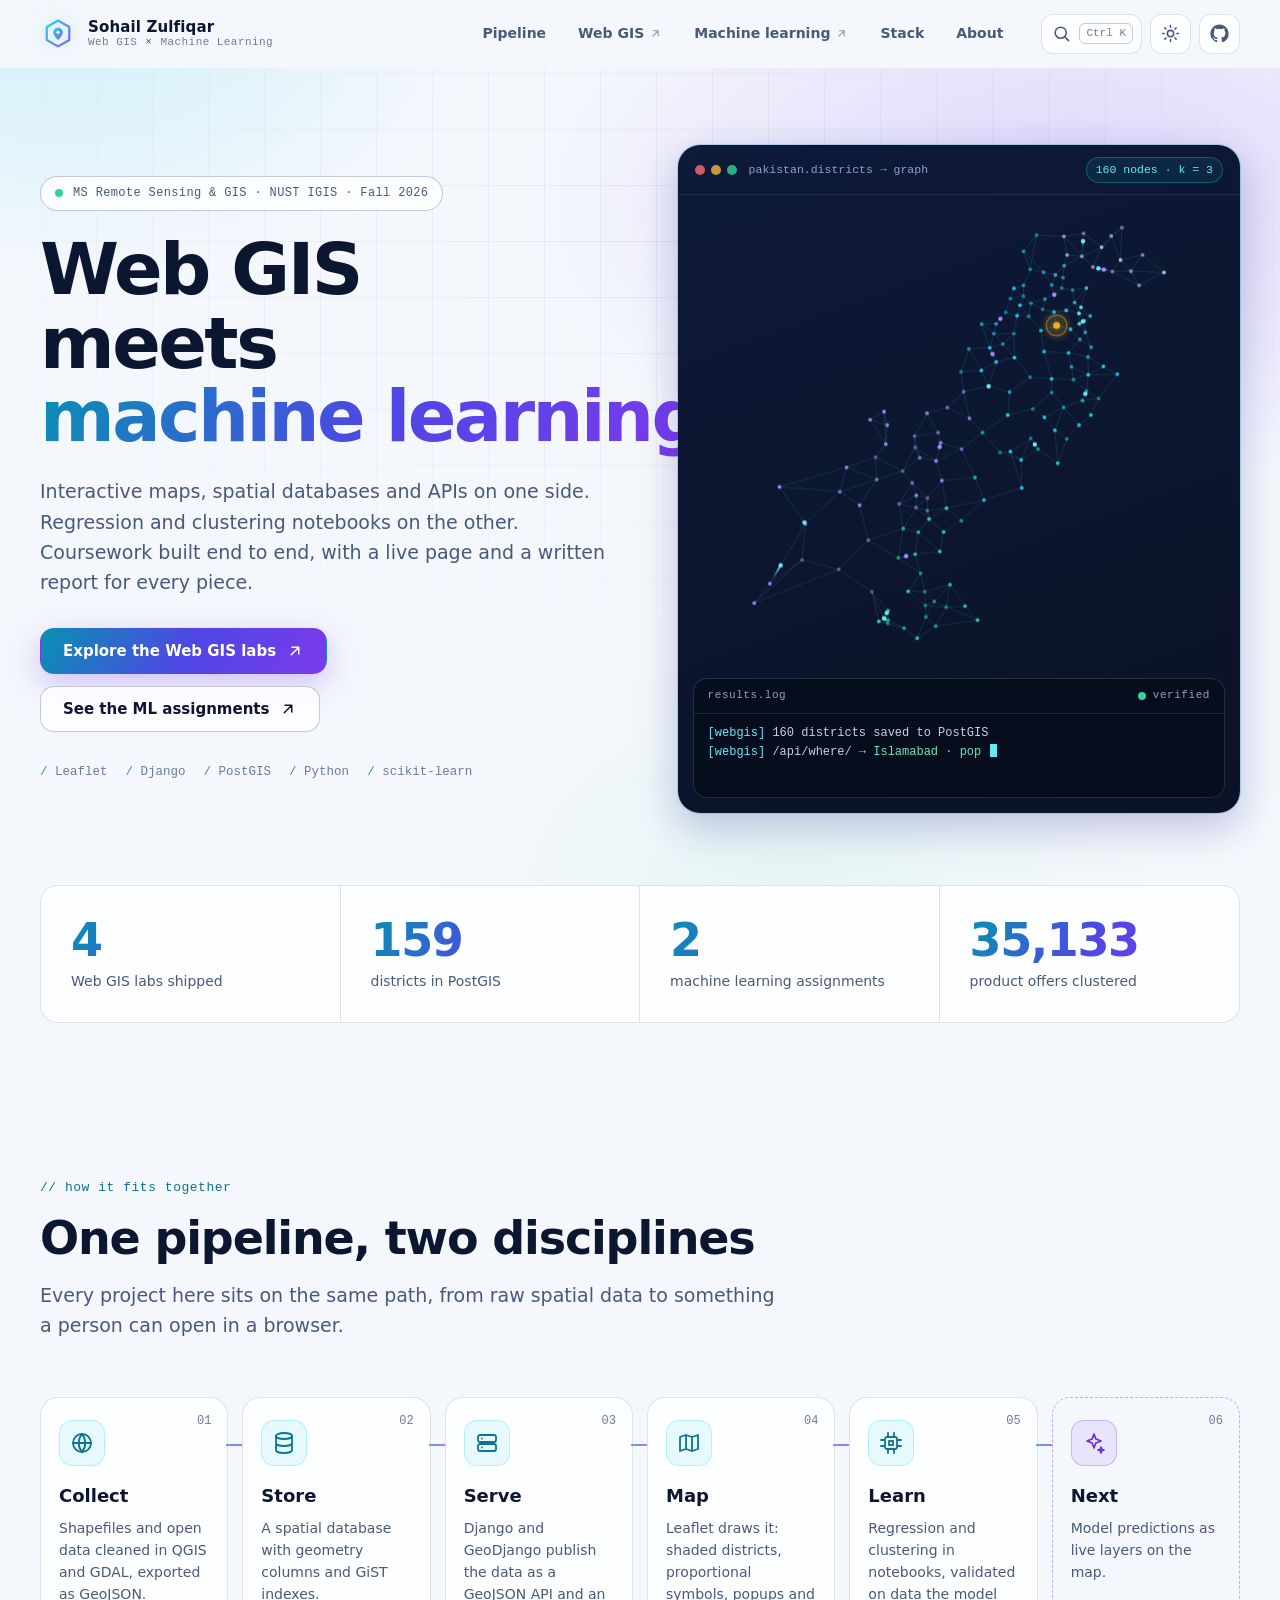
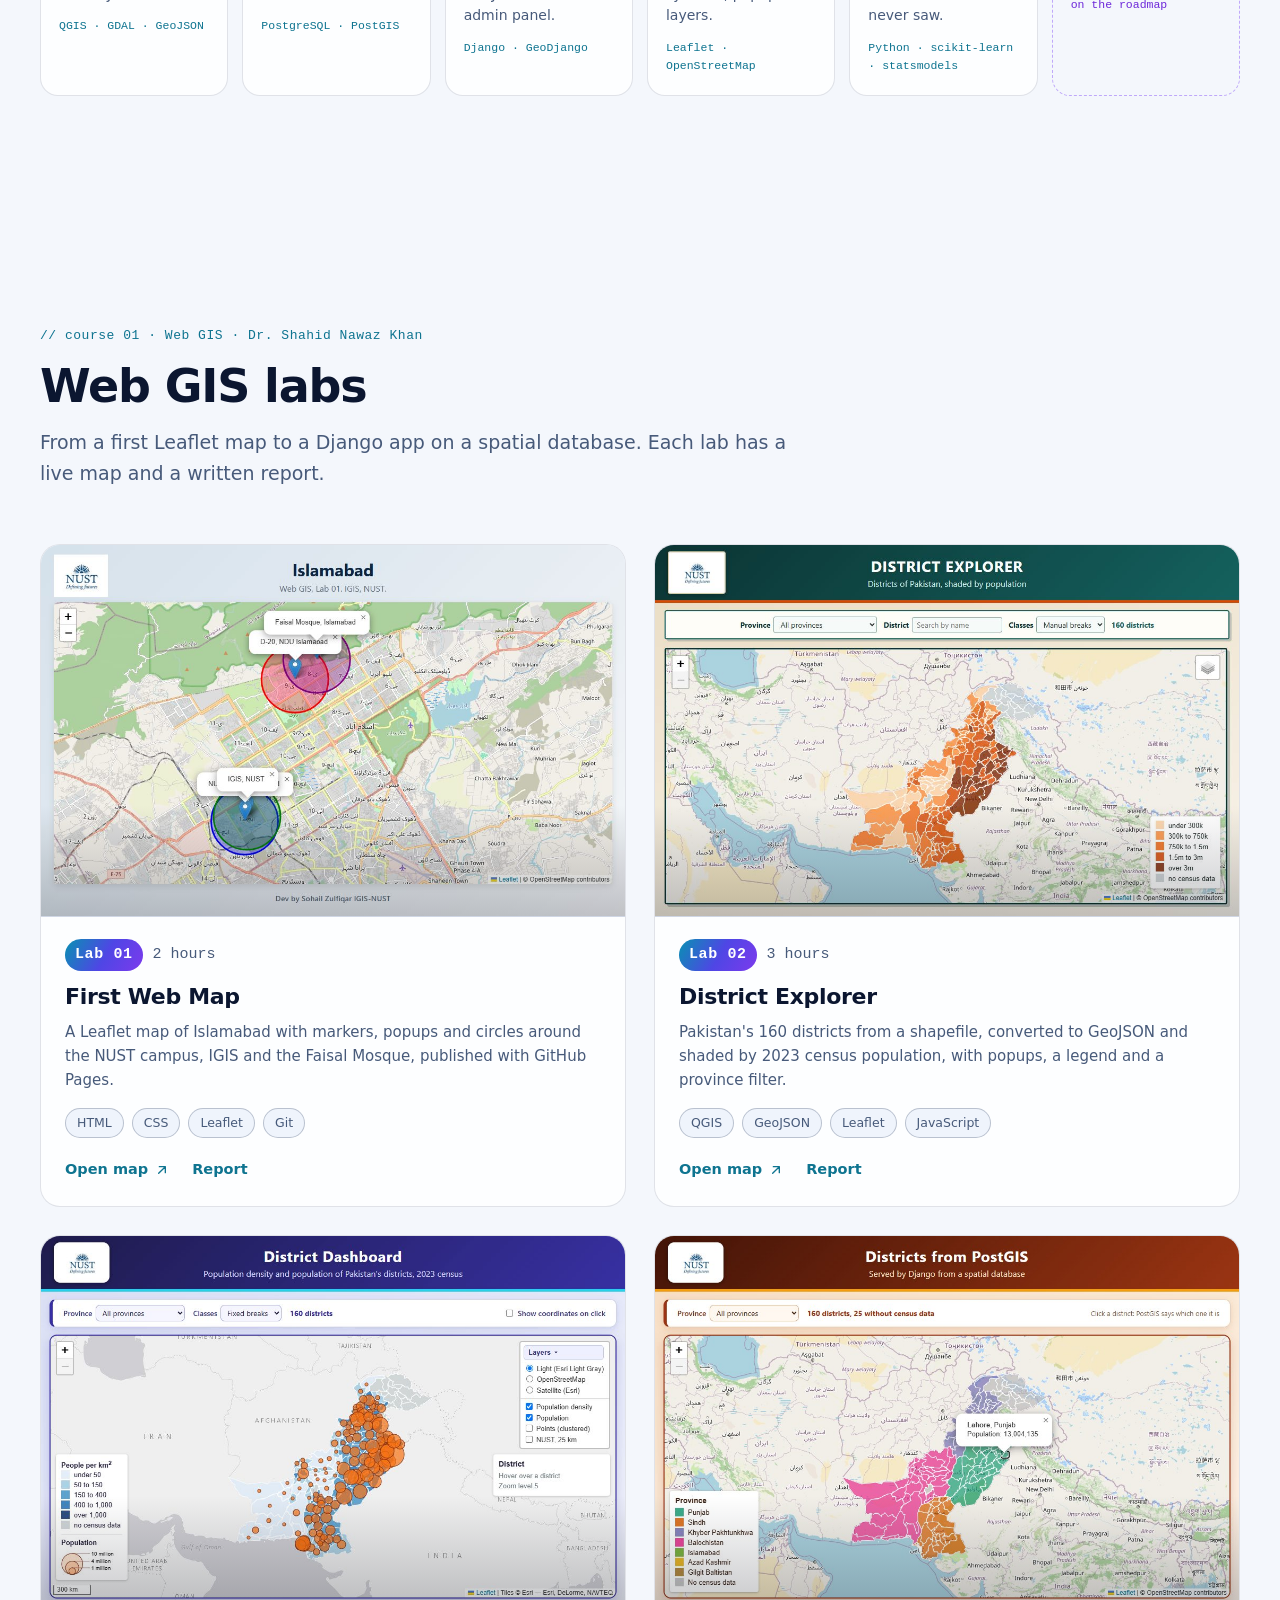
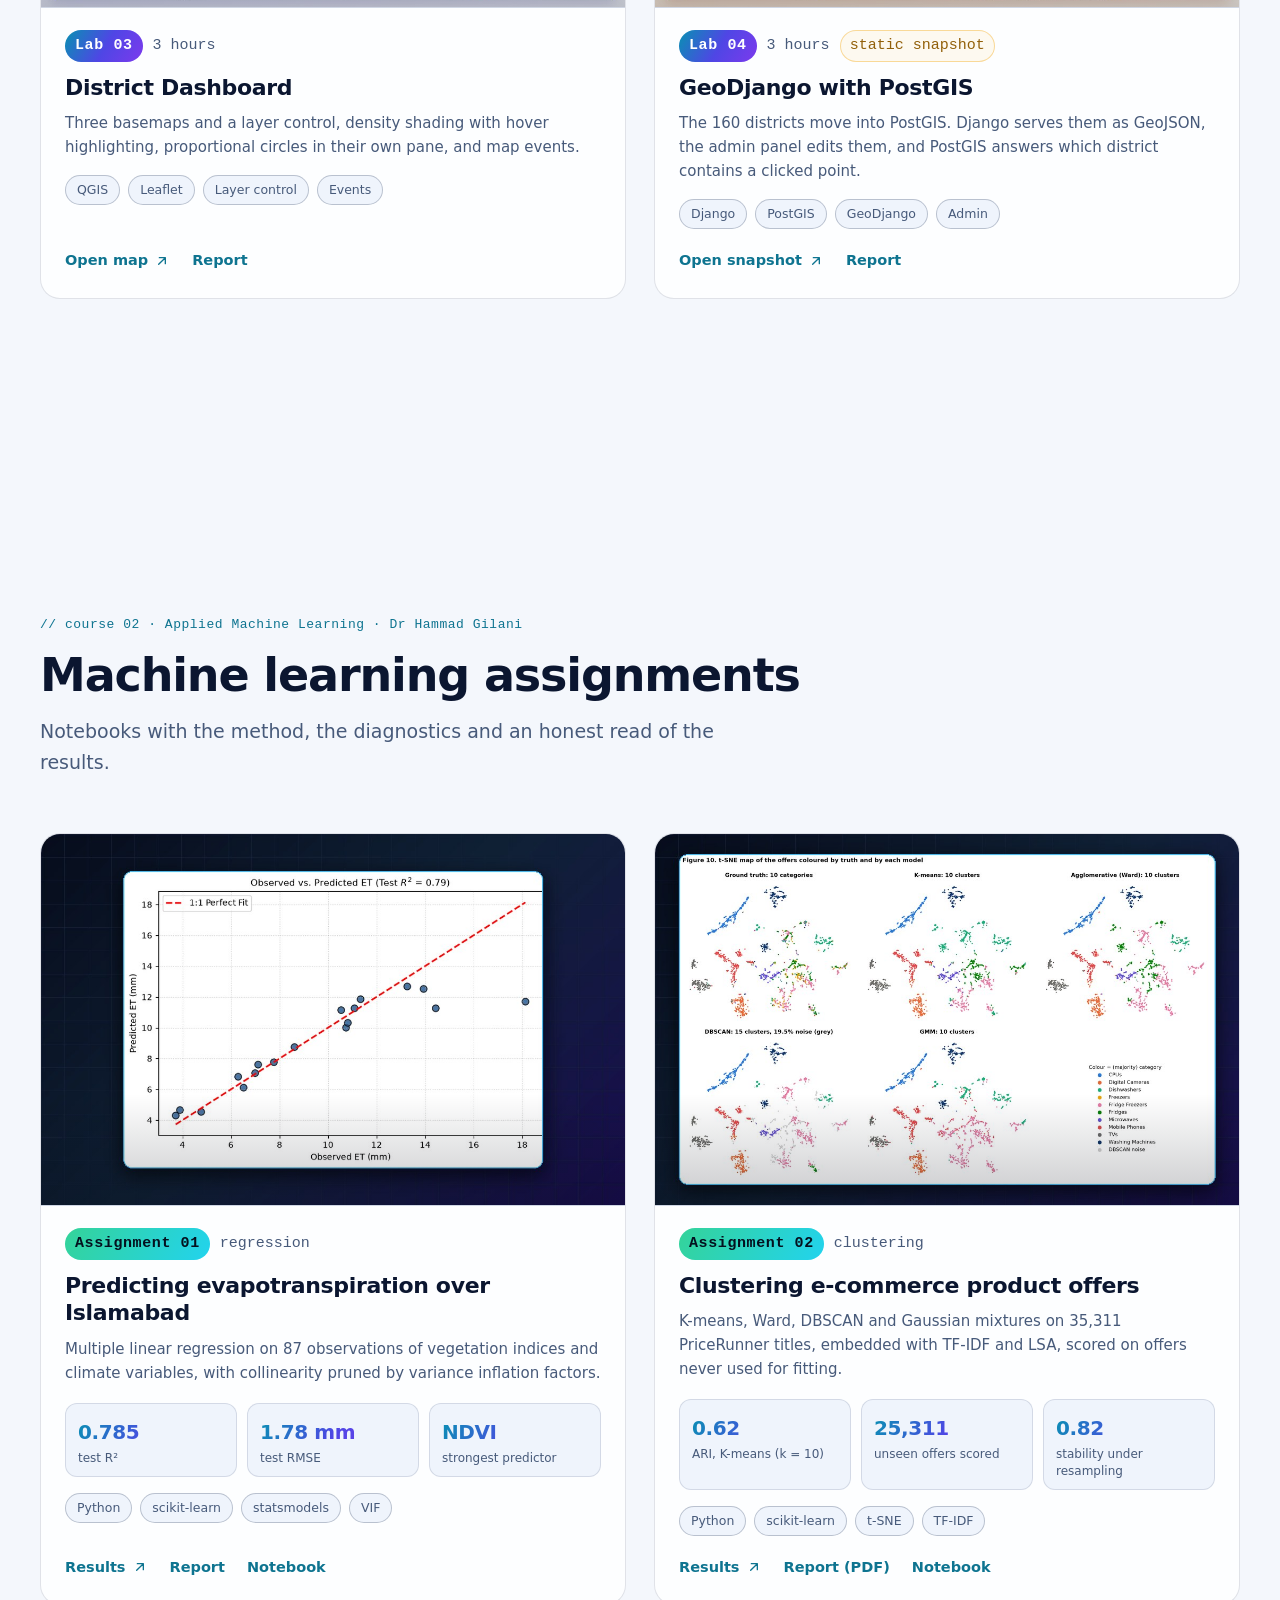
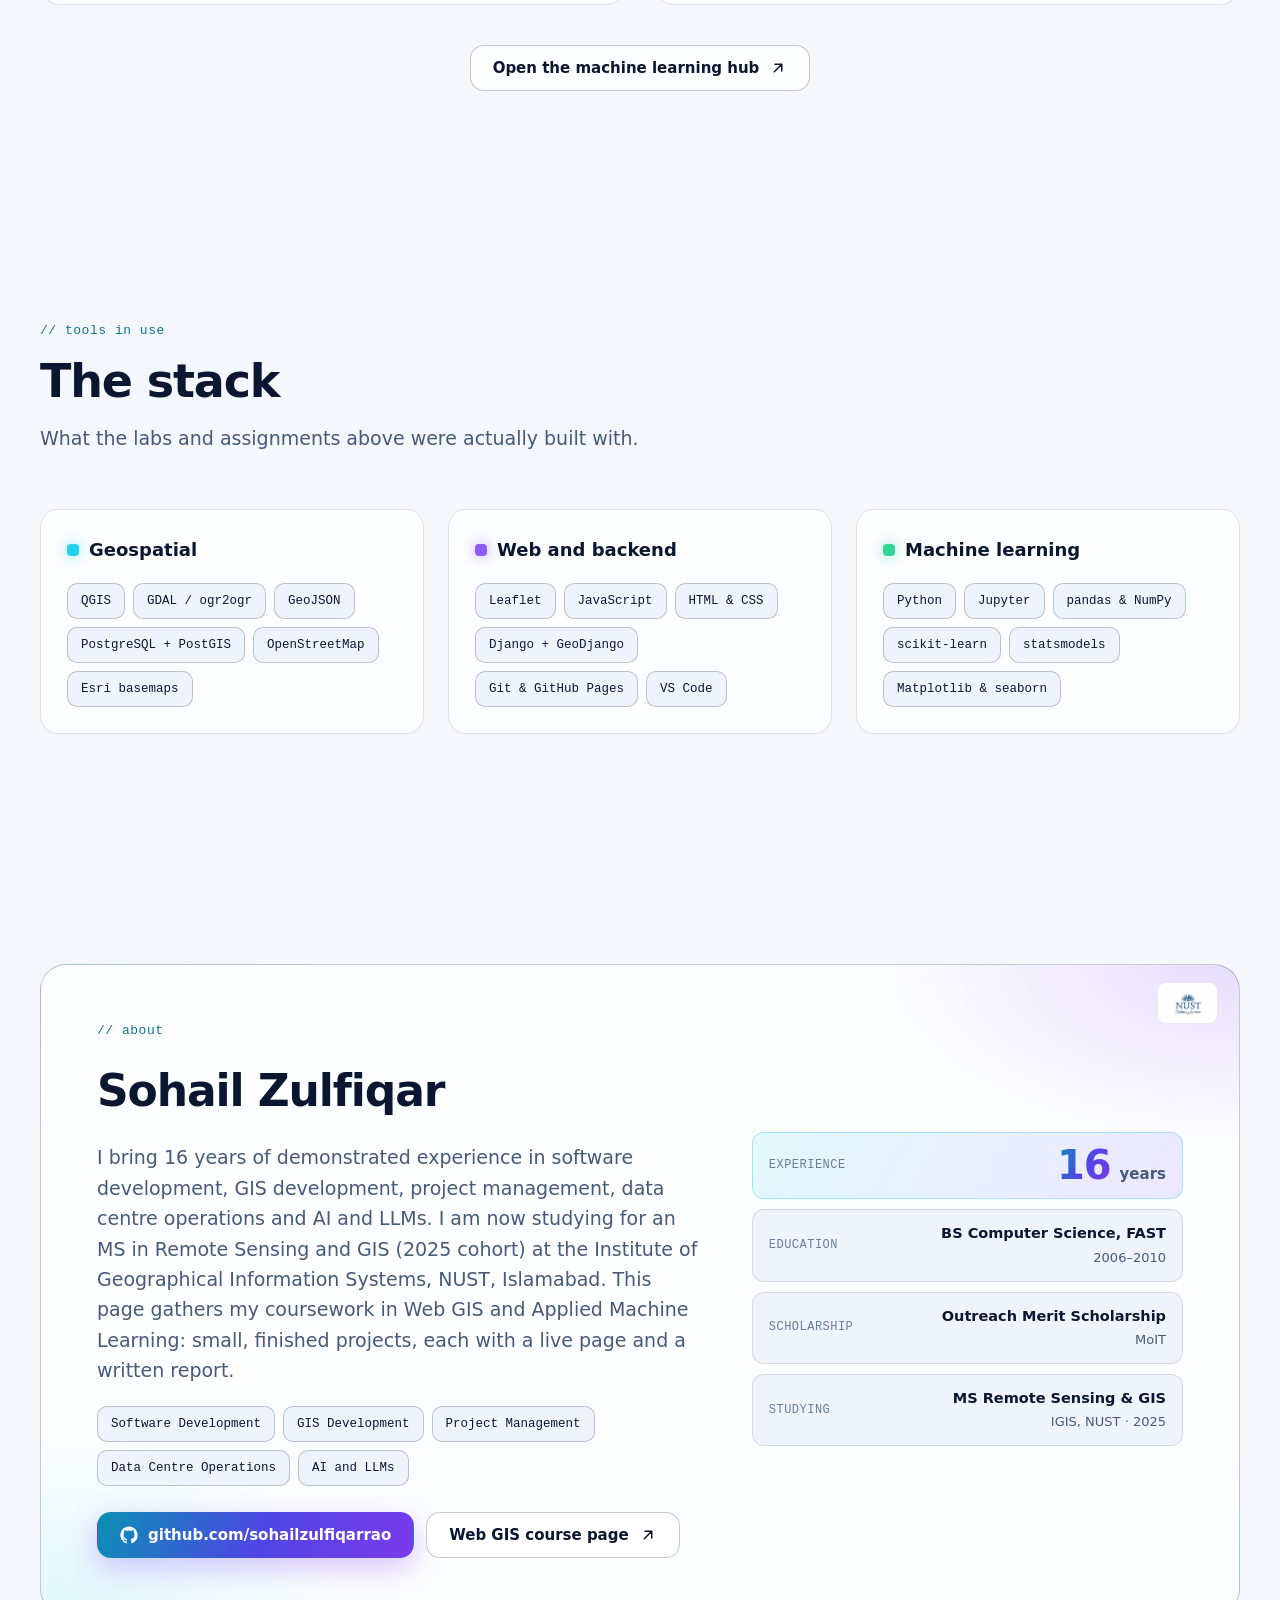
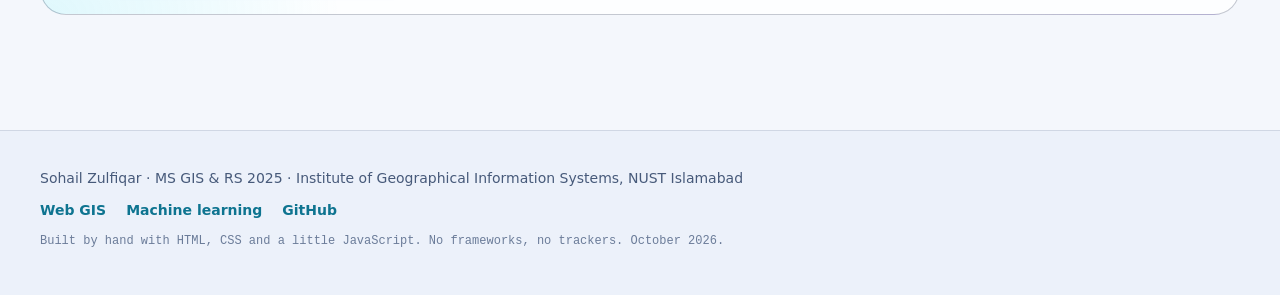
<file: index.html>
<!DOCTYPE html>
<html lang="en" data-theme="dark">
<head>
   <meta charset="utf-8">
   <meta name="viewport" content="width=device-width, initial-scale=1">
   <title>Sohail Zulfiqar · Web GIS × Machine Learning</title>
   <meta name="description" content="Web GIS and machine learning work by Sohail Zulfiqar: 16 years in software and GIS development, now MS Remote Sensing and GIS at NUST IGIS. Leaflet maps, Django and PostGIS, regression and clustering notebooks.">
   <meta name="color-scheme" content="dark light">
   <meta name="theme-color" content="#050912">
   <meta property="og:type" content="website">
   <meta property="og:title" content="Sohail Zulfiqar · Web GIS × Machine Learning">
   <meta property="og:description" content="Interactive maps, spatial databases and APIs, plus regression and clustering notebooks. Coursework built end to end and published openly.">
   <meta property="og:image" content="https://sohailzulfiqarrao.github.io/assets/img/og-card.png">
   <meta name="twitter:card" content="summary_large_image">
   <link rel="icon" type="image/svg+xml" href="assets/img/favicon.svg">
   <link rel="stylesheet" href="assets/css/style.css">
   <script>
      /* set the theme before the first paint, and tell the CSS that scripts are running */
      (function () {
         var root = document.documentElement;
         root.classList.add('js');
         try {
            var saved = localStorage.getItem('theme');
            if (saved === 'light' || saved === 'dark') { root.dataset.theme = saved; }
            else if (window.matchMedia && matchMedia('(prefers-color-scheme: light)').matches) { root.dataset.theme = 'light'; }
         } catch (e) { /* storage blocked: keep the default */ }
      })();
   </script>
</head>
<body id="top">

<svg width="0" height="0" style="position:absolute" aria-hidden="true" focusable="false">
   <defs>
      <linearGradient id="mark-g" x1="0" y1="0" x2="1" y2="1"><stop offset="0" stop-color="#22d3ee"/><stop offset="1" stop-color="#8b5cf6"/></linearGradient>
      <symbol id="i-arrow" viewBox="0 0 24 24"><path d="M7 17L17 7M8 7h9v9" fill="none" stroke="currentColor" stroke-width="2" stroke-linecap="round" stroke-linejoin="round"/></symbol>
      <symbol id="i-github" viewBox="0 0 24 24"><path fill="currentColor" d="M12 .5C5.65.5.5 5.65.5 12c0 5.08 3.29 9.39 7.86 10.91.58.1.79-.25.79-.56v-2c-3.2.7-3.87-1.37-3.87-1.37-.52-1.33-1.28-1.69-1.28-1.69-1.05-.72.08-.7.08-.7 1.16.08 1.77 1.19 1.77 1.19 1.03 1.77 2.7 1.26 3.36.96.1-.75.4-1.26.73-1.55-2.55-.29-5.24-1.28-5.24-5.69 0-1.26.45-2.28 1.19-3.09-.12-.29-.52-1.46.11-3.05 0 0 .97-.31 3.17 1.18a11 11 0 0 1 5.77 0c2.2-1.49 3.17-1.18 3.17-1.18.63 1.59.23 2.76.11 3.05.74.81 1.19 1.83 1.19 3.09 0 4.42-2.69 5.39-5.25 5.68.41.36.78 1.06.78 2.14v3.17c0 .31.21.67.8.56A11.51 11.51 0 0 0 23.5 12C23.5 5.65 18.35.5 12 .5Z"/></symbol>
      <symbol id="i-search" viewBox="0 0 24 24"><g fill="none" stroke="currentColor" stroke-width="2" stroke-linecap="round"><circle cx="11" cy="11" r="7"/><path d="M21 21l-4.3-4.3"/></g></symbol>
      <symbol id="i-sun" viewBox="0 0 24 24"><g fill="none" stroke="currentColor" stroke-width="2" stroke-linecap="round"><circle cx="12" cy="12" r="4"/><path d="M12 2v2M12 20v2M4.9 4.9l1.4 1.4M17.7 17.7l1.4 1.4M2 12h2M20 12h2M4.9 19.1l1.4-1.4M17.7 6.3l1.4-1.4"/></g></symbol>
      <symbol id="i-moon" viewBox="0 0 24 24"><path d="M21 12.8A9 9 0 1 1 11.2 3a7 7 0 0 0 9.8 9.8z" fill="none" stroke="currentColor" stroke-width="2" stroke-linejoin="round"/></symbol>
      <symbol id="i-menu" viewBox="0 0 24 24"><path d="M4 7h16M4 12h16M4 17h16" fill="none" stroke="currentColor" stroke-width="2" stroke-linecap="round"/></symbol>
      <symbol id="i-globe" viewBox="0 0 24 24"><g fill="none" stroke="currentColor" stroke-width="1.8" stroke-linecap="round"><circle cx="12" cy="12" r="9"/><path d="M3 12h18M12 3a14 14 0 0 1 0 18M12 3a14 14 0 0 0 0 18"/></g></symbol>
      <symbol id="i-db" viewBox="0 0 24 24"><g fill="none" stroke="currentColor" stroke-width="1.8" stroke-linecap="round"><ellipse cx="12" cy="5" rx="8" ry="3"/><path d="M4 5v14c0 1.7 3.6 3 8 3s8-1.3 8-3V5M4 12c0 1.7 3.6 3 8 3s8-1.3 8-3"/></g></symbol>
      <symbol id="i-server" viewBox="0 0 24 24"><g fill="none" stroke="currentColor" stroke-width="1.8" stroke-linecap="round"><rect x="3" y="4" width="18" height="7" rx="2"/><rect x="3" y="13" width="18" height="7" rx="2"/><path d="M7 7.5h.01M7 16.5h.01"/></g></symbol>
      <symbol id="i-map" viewBox="0 0 24 24"><path d="M9 4L3 6v14l6-2 6 2 6-2V4l-6 2-6-2zM9 4v14M15 6v14" fill="none" stroke="currentColor" stroke-width="1.8" stroke-linejoin="round" stroke-linecap="round"/></symbol>
      <symbol id="i-cpu" viewBox="0 0 24 24"><g fill="none" stroke="currentColor" stroke-width="1.8" stroke-linecap="round"><rect x="6" y="6" width="12" height="12" rx="2"/><rect x="10" y="10" width="4" height="4"/><path d="M9 2v3M15 2v3M9 19v3M15 19v3M2 9h3M2 15h3M19 9h3M19 15h3"/></g></symbol>
      <symbol id="i-spark" viewBox="0 0 24 24"><path d="M12 3l1.9 5.1L19 10l-5.1 1.9L12 17l-1.9-5.1L5 10l5.1-1.9zM19 16l.8 2.2L22 19l-2.2.8L19 22l-.8-2.2L16 19l2.2-.8z" fill="none" stroke="currentColor" stroke-width="1.6" stroke-linejoin="round"/></symbol>
      <symbol id="i-cmd" viewBox="0 0 24 24"><path d="M9 6a3 3 0 1 0-3 3h12a3 3 0 1 0-3-3v12a3 3 0 1 0 3-3H6a3 3 0 1 0 3 3V6z" fill="none" stroke="currentColor" stroke-width="1.8" stroke-linejoin="round"/></symbol>
   </defs>
</svg>

<a class="skip-link" href="#main">Skip to content</a>

<header class="site-header" id="site-header">
   <div class="wrap bar">
      <a class="brand" href="#top" aria-label="Sohail Zulfiqar, back to the top">
         <svg class="mark" viewBox="0 0 64 64" aria-hidden="true">
            <path d="M32 8l20 11.5v23L32 54 12 42.5v-23z" fill="none" stroke="url(#mark-g)" stroke-width="4" stroke-linejoin="round"/>
            <path d="M32 21c-5 0-8.5 3.7-8.5 8.2 0 6 8.5 13 8.5 13s8.5-7 8.5-13C40.5 24.7 37 21 32 21z" fill="url(#mark-g)"/>
            <circle cx="32" cy="29" r="3" fill="var(--bg)"/>
         </svg>
         <span class="brand-text"><strong>Sohail Zulfiqar</strong><small>Web GIS <i>×</i> Machine Learning</small></span>
      </a>

      <nav id="nav" class="nav" aria-label="Sections">
         <a href="#pipeline">Pipeline</a>
         <a href="https://sohailzulfiqarrao.github.io/webgis-ms25igis-578135/" data-section="webgis" class="nav-out">Web GIS <svg aria-hidden="true"><use href="#i-arrow"/></svg></a>
         <a href="https://sohailzulfiqarrao.github.io/aml-ms25igis-578135/" data-section="ml" class="nav-out">Machine learning <svg aria-hidden="true"><use href="#i-arrow"/></svg></a>
         <a href="#stack">Stack</a>
         <a href="#about">About</a>
      </nav>

      <div class="tools">
         <button class="icon-btn kbd-btn" id="open-palette" type="button" aria-label="Open quick jump (Ctrl K)">
            <svg aria-hidden="true"><use href="#i-search"/></svg><span class="kbd">Ctrl K</span>
         </button>
         <button class="icon-btn" id="theme-toggle" type="button" aria-label="Switch colour theme">
            <svg class="sun" aria-hidden="true"><use href="#i-sun"/></svg>
            <svg class="moon" aria-hidden="true"><use href="#i-moon"/></svg>
         </button>
         <a class="icon-btn" href="https://github.com/sohailzulfiqarrao" target="_blank" rel="noopener" aria-label="GitHub profile">
            <svg aria-hidden="true"><use href="#i-github"/></svg>
         </a>
         <button class="icon-btn menu-btn" id="menu-toggle" type="button" aria-label="Open menu" aria-expanded="false" aria-controls="nav">
            <svg aria-hidden="true"><use href="#i-menu"/></svg>
         </button>
      </div>
   </div>
</header>

<main id="main">

<!-- ============ HERO ============ -->
<section class="hero" aria-labelledby="hero-title">
   <div class="hero-bg" aria-hidden="true"></div>
   <div class="wrap hero-grid">
      <div class="hero-copy">
         <p class="chip reveal"><i class="dot live"></i> MS Remote Sensing &amp; GIS · NUST IGIS · Fall 2026</p>
         <h1 id="hero-title" class="reveal">Web GIS meets <span class="grad">machine&nbsp;learning</span>.</h1>
         <p class="lead reveal">
            Interactive maps, spatial databases and APIs on one side. Regression and clustering notebooks on the other.
            Coursework built end to end, with a live page and a written report for every piece.
         </p>
         <div class="cta reveal">
            <a class="btn btn-primary" href="https://sohailzulfiqarrao.github.io/webgis-ms25igis-578135/" target="_blank" rel="noopener">
               Explore the Web GIS labs <svg aria-hidden="true"><use href="#i-arrow"/></svg>
            </a>
            <a class="btn btn-ghost" href="https://sohailzulfiqarrao.github.io/aml-ms25igis-578135/" target="_blank" rel="noopener">
               See the ML assignments <svg aria-hidden="true"><use href="#i-arrow"/></svg>
            </a>
         </div>
         <ul class="meta-row reveal" aria-label="Main tools">
            <li>Leaflet</li><li>Django</li><li>PostGIS</li><li>Python</li><li>scikit-learn</li>
         </ul>
      </div>

      <div class="viz reveal" aria-label="Pakistan's 160 districts drawn as a network graph">
         <div class="viz-bar">
            <span class="dots" aria-hidden="true"><i></i><i></i><i></i></span>
            <span class="viz-title">pakistan.districts &rarr; graph</span>
            <span class="viz-tag">160 nodes · k = 3</span>
         </div>
         <div class="viz-stage">
            <canvas id="network" aria-hidden="true"></canvas>
            <div class="viz-fallback" aria-hidden="true">160 districts · 7 provinces</div>
            <div class="hud" aria-label="Recent results">
               <div class="hud-head"><span>results.log</span><span class="rec"><i class="dot live"></i> verified</span></div>
               <pre class="hud-body" id="hud-body" aria-live="off"></pre>
               <noscript><pre class="hud-body">[webgis] 160 districts saved to PostGIS
[webgis] /api/where/ → Islamabad · pop 2,363,863
[ml]     OLS, 87 rows · test R² 0.785 · RMSE 1.78 mm
[ml]     K-means k=10 · ARI 0.62 on 25,311 unseen offers</pre></noscript>
            </div>
         </div>
      </div>
   </div>
</section>

<!-- ============ NUMBERS ============ -->
<section class="stats" aria-label="At a glance">
   <div class="wrap stats-grid">
      <div class="stat reveal"><strong data-count="4">4</strong><span>Web GIS labs shipped</span></div>
      <div class="stat reveal"><strong data-count="160">160</strong><span>districts in PostGIS</span></div>
      <div class="stat reveal"><strong data-count="2">2</strong><span>machine learning assignments</span></div>
      <div class="stat reveal"><strong data-count="35311">35,311</strong><span>product offers clustered</span></div>
   </div>
</section>

<!-- ============ PIPELINE ============ -->
<section class="section" id="pipeline" aria-labelledby="pipeline-title">
   <div class="wrap">
      <header class="section-head reveal">
         <p class="kicker">// how it fits together</p>
         <h2 id="pipeline-title">One pipeline, two disciplines</h2>
         <p class="lead">Every project here sits on the same path, from raw spatial data to something a person can open in a browser.</p>
      </header>

      <ol class="steps">
         <li class="step reveal">
            <span class="step-icon"><svg aria-hidden="true"><use href="#i-globe"/></svg></span>
            <h3>Collect</h3>
            <p>Shapefiles and open data cleaned in QGIS and GDAL, exported as GeoJSON.</p>
            <p class="step-tags">QGIS · GDAL · GeoJSON</p>
         </li>
         <li class="step reveal">
            <span class="step-icon"><svg aria-hidden="true"><use href="#i-db"/></svg></span>
            <h3>Store</h3>
            <p>A spatial database with geometry columns and GiST indexes.</p>
            <p class="step-tags">PostgreSQL · PostGIS</p>
         </li>
         <li class="step reveal">
            <span class="step-icon"><svg aria-hidden="true"><use href="#i-server"/></svg></span>
            <h3>Serve</h3>
            <p>Django and GeoDjango publish the data as a GeoJSON API and an admin panel.</p>
            <p class="step-tags">Django · GeoDjango</p>
         </li>
         <li class="step reveal">
            <span class="step-icon"><svg aria-hidden="true"><use href="#i-map"/></svg></span>
            <h3>Map</h3>
            <p>Leaflet draws it: shaded districts, proportional symbols, popups and layers.</p>
            <p class="step-tags">Leaflet · OpenStreetMap</p>
         </li>
         <li class="step reveal">
            <span class="step-icon"><svg aria-hidden="true"><use href="#i-cpu"/></svg></span>
            <h3>Learn</h3>
            <p>Regression and clustering in notebooks, validated on data the model never saw.</p>
            <p class="step-tags">Python · scikit-learn · statsmodels</p>
         </li>
         <li class="step step-next reveal">
            <span class="step-icon"><svg aria-hidden="true"><use href="#i-spark"/></svg></span>
            <h3>Next</h3>
            <p>Model predictions as live layers on the map.</p>
            <p class="step-tags">on the roadmap</p>
         </li>
      </ol>
   </div>
</section>

<!-- ============ WEB GIS ============ -->
<section class="section" id="webgis" aria-labelledby="webgis-title">
   <div class="wrap">
      <header class="section-head reveal">
         <p class="kicker">// course 01 · Web GIS · Dr. Shahid Nawaz Khan</p>
         <h2 id="webgis-title">Web GIS labs</h2>
         <p class="lead">From a first Leaflet map to a Django app on a spatial database. Each lab has a live map and a written report.</p>
      </header>

      <div class="grid grid-2">
         <article class="card reveal" data-spot>
            <a class="media" href="https://sohailzulfiqarrao.github.io/webgis-ms25igis-578135/lab-1-First-Web-Map/" target="_blank" rel="noopener" tabindex="-1" aria-hidden="true">
               <img src="assets/img/lab-1.jpg" width="1100" height="700" loading="lazy" alt="">
            </a>
            <div class="body">
               <p class="meta"><span class="badge">Lab 01</span><span>2 hours</span></p>
               <h3>First Web Map</h3>
               <p>A Leaflet map of Islamabad with markers, popups and circles around the NUST campus, IGIS and the Faisal Mosque, published with GitHub Pages.</p>
               <ul class="tags"><li>HTML</li><li>CSS</li><li>Leaflet</li><li>Git</li></ul>
               <div class="actions">
                  <a class="link" href="https://sohailzulfiqarrao.github.io/webgis-ms25igis-578135/lab-1-First-Web-Map/" target="_blank" rel="noopener">Open map <svg aria-hidden="true"><use href="#i-arrow"/></svg></a>
                  <a class="link" href="https://github.com/sohailzulfiqarrao/webgis-ms25igis-578135/blob/main/lab-1-First-Web-Map/reports/lab01-report.md" target="_blank" rel="noopener">Report</a>
               </div>
            </div>
         </article>

         <article class="card reveal" data-spot>
            <a class="media" href="https://sohailzulfiqarrao.github.io/webgis-ms25igis-578135/lab-2-district-explorer/" target="_blank" rel="noopener" tabindex="-1" aria-hidden="true">
               <img src="assets/img/lab-2.jpg" width="1100" height="700" loading="lazy" alt="">
            </a>
            <div class="body">
               <p class="meta"><span class="badge">Lab 02</span><span>3 hours</span></p>
               <h3>District Explorer</h3>
               <p>Pakistan's 160 districts from a shapefile, converted to GeoJSON and shaded by 2023 census population, with popups, a legend and a province filter.</p>
               <ul class="tags"><li>QGIS</li><li>GeoJSON</li><li>Leaflet</li><li>JavaScript</li></ul>
               <div class="actions">
                  <a class="link" href="https://sohailzulfiqarrao.github.io/webgis-ms25igis-578135/lab-2-district-explorer/" target="_blank" rel="noopener">Open map <svg aria-hidden="true"><use href="#i-arrow"/></svg></a>
                  <a class="link" href="https://github.com/sohailzulfiqarrao/webgis-ms25igis-578135/blob/main/lab-2-district-explorer/report.md" target="_blank" rel="noopener">Report</a>
               </div>
            </div>
         </article>

         <article class="card reveal" data-spot>
            <a class="media" href="https://sohailzulfiqarrao.github.io/webgis-ms25igis-578135/lab-3-district-dashboard/" target="_blank" rel="noopener" tabindex="-1" aria-hidden="true">
               <img src="assets/img/lab-3.jpg" width="1100" height="700" loading="lazy" alt="">
            </a>
            <div class="body">
               <p class="meta"><span class="badge">Lab 03</span><span>3 hours</span></p>
               <h3>District Dashboard</h3>
               <p>Three basemaps and a layer control, density shading with hover highlighting, proportional circles in their own pane, and map events.</p>
               <ul class="tags"><li>QGIS</li><li>Leaflet</li><li>Layer control</li><li>Events</li></ul>
               <div class="actions">
                  <a class="link" href="https://sohailzulfiqarrao.github.io/webgis-ms25igis-578135/lab-3-district-dashboard/" target="_blank" rel="noopener">Open map <svg aria-hidden="true"><use href="#i-arrow"/></svg></a>
                  <a class="link" href="https://github.com/sohailzulfiqarrao/webgis-ms25igis-578135/blob/main/lab-3-district-dashboard/report.md" target="_blank" rel="noopener">Report</a>
               </div>
            </div>
         </article>

         <article class="card reveal" data-spot>
            <a class="media" href="https://sohailzulfiqarrao.github.io/webgis-ms25igis-578135/lab-4-GeoDjango_Getting_Started/web/" target="_blank" rel="noopener" tabindex="-1" aria-hidden="true">
               <img src="assets/img/lab-4.jpg" width="1100" height="700" loading="lazy" alt="">
            </a>
            <div class="body">
               <p class="meta"><span class="badge">Lab 04</span><span>3 hours</span><span class="pill">static snapshot</span></p>
               <h3>GeoDjango with PostGIS</h3>
               <p>The 160 districts move into PostGIS. Django serves them as GeoJSON, the admin panel edits them, and PostGIS answers which district contains a clicked point.</p>
               <ul class="tags"><li>Django</li><li>PostGIS</li><li>GeoDjango</li><li>Admin</li></ul>
               <div class="actions">
                  <a class="link" href="https://sohailzulfiqarrao.github.io/webgis-ms25igis-578135/lab-4-GeoDjango_Getting_Started/web/" target="_blank" rel="noopener">Open snapshot <svg aria-hidden="true"><use href="#i-arrow"/></svg></a>
                  <a class="link" href="https://github.com/sohailzulfiqarrao/webgis-ms25igis-578135/blob/main/lab-4-GeoDjango_Getting_Started/report.md" target="_blank" rel="noopener">Report</a>
               </div>
            </div>
         </article>
      </div>

      <p class="more reveal"><a class="btn btn-ghost" href="https://sohailzulfiqarrao.github.io/webgis-ms25igis-578135/" target="_blank" rel="noopener">Open the Web GIS hub <svg aria-hidden="true"><use href="#i-arrow"/></svg></a></p>
   </div>
</section>

<!-- ============ MACHINE LEARNING ============ -->
<section class="section" id="ml" aria-labelledby="ml-title">
   <div class="wrap">
      <header class="section-head reveal">
         <p class="kicker">// course 02 · Applied Machine Learning · Dr Hammad Gilani</p>
         <h2 id="ml-title">Machine learning assignments</h2>
         <p class="lead">Notebooks with the method, the diagnostics and an honest read of the results.</p>
      </header>

      <div class="grid grid-2">
         <article class="card card-ml reveal" data-spot>
            <a class="media" href="https://sohailzulfiqarrao.github.io/aml-ms25igis-578135/Assignments/Assignment%201/" target="_blank" rel="noopener" tabindex="-1" aria-hidden="true">
               <img src="assets/img/ml-1.jpg" width="1100" height="700" loading="lazy" alt="">
            </a>
            <div class="body">
               <p class="meta"><span class="badge badge-ml">Assignment 01</span><span>regression</span></p>
               <h3>Predicting evapotranspiration over Islamabad</h3>
               <p>Multiple linear regression on 87 observations of vegetation indices and climate variables, with collinearity pruned by variance inflation factors.</p>
               <dl class="metrics">
                  <div><dt>0.785</dt><dd>test R²</dd></div>
                  <div><dt>1.78 mm</dt><dd>test RMSE</dd></div>
                  <div><dt>NDVI</dt><dd>strongest predictor</dd></div>
               </dl>
               <ul class="tags"><li>Python</li><li>scikit-learn</li><li>statsmodels</li><li>VIF</li></ul>
               <div class="actions">
                  <a class="link" href="https://sohailzulfiqarrao.github.io/aml-ms25igis-578135/Assignments/Assignment%201/" target="_blank" rel="noopener">Results <svg aria-hidden="true"><use href="#i-arrow"/></svg></a>
                  <a class="link" href="https://github.com/sohailzulfiqarrao/aml-ms25igis-578135/blob/main/Assignments/Assignment%201/report.md" target="_blank" rel="noopener">Report</a>
                  <a class="link" href="https://github.com/sohailzulfiqarrao/aml-ms25igis-578135/blob/main/Assignments/Assignment%201/Islamabd_MLR_Assignment.ipynb" target="_blank" rel="noopener">Notebook</a>
               </div>
            </div>
         </article>

         <article class="card card-ml reveal" data-spot>
            <a class="media" href="https://sohailzulfiqarrao.github.io/aml-ms25igis-578135/Assignments/Assignment%202/" target="_blank" rel="noopener" tabindex="-1" aria-hidden="true">
               <img src="assets/img/ml-2.jpg" width="1100" height="700" loading="lazy" alt="">
            </a>
            <div class="body">
               <p class="meta"><span class="badge badge-ml">Assignment 02</span><span>clustering</span></p>
               <h3>Clustering e-commerce product offers</h3>
               <p>K-means, Ward, DBSCAN and Gaussian mixtures on 35,311 PriceRunner titles, embedded with TF-IDF and LSA, scored on offers never used for fitting.</p>
               <dl class="metrics">
                  <div><dt>0.62</dt><dd>ARI, K-means (k = 10)</dd></div>
                  <div><dt>25,311</dt><dd>unseen offers scored</dd></div>
                  <div><dt>0.82</dt><dd>stability under resampling</dd></div>
               </dl>
               <ul class="tags"><li>Python</li><li>scikit-learn</li><li>t-SNE</li><li>TF-IDF</li></ul>
               <div class="actions">
                  <a class="link" href="https://sohailzulfiqarrao.github.io/aml-ms25igis-578135/Assignments/Assignment%202/" target="_blank" rel="noopener">Results <svg aria-hidden="true"><use href="#i-arrow"/></svg></a>
                  <a class="link" href="https://sohailzulfiqarrao.github.io/aml-ms25igis-578135/Assignments/Assignment%202/Clustering_Report.pdf" target="_blank" rel="noopener">Report (PDF)</a>
                  <a class="link" href="https://github.com/sohailzulfiqarrao/aml-ms25igis-578135/blob/main/Assignments/Assignment%202/Clustering_Assignment.ipynb" target="_blank" rel="noopener">Notebook</a>
               </div>
            </div>
         </article>
      </div>

      <p class="more reveal"><a class="btn btn-ghost" href="https://sohailzulfiqarrao.github.io/aml-ms25igis-578135/" target="_blank" rel="noopener">Open the machine learning hub <svg aria-hidden="true"><use href="#i-arrow"/></svg></a></p>
   </div>
</section>

<!-- ============ STACK ============ -->
<section class="section" id="stack" aria-labelledby="stack-title">
   <div class="wrap">
      <header class="section-head reveal">
         <p class="kicker">// tools in use</p>
         <h2 id="stack-title">The stack</h2>
         <p class="lead">What the labs and assignments above were actually built with.</p>
      </header>

      <div class="stack-grid">
         <div class="stack-col reveal">
            <h3><i class="swatch c-cyan"></i> Geospatial</h3>
            <ul class="chips"><li>QGIS</li><li>GDAL / ogr2ogr</li><li>GeoJSON</li><li>PostgreSQL + PostGIS</li><li>OpenStreetMap</li><li>Esri basemaps</li></ul>
         </div>
         <div class="stack-col reveal">
            <h3><i class="swatch c-violet"></i> Web and backend</h3>
            <ul class="chips"><li>Leaflet</li><li>JavaScript</li><li>HTML &amp; CSS</li><li>Django + GeoDjango</li><li>Git &amp; GitHub Pages</li><li>VS Code</li></ul>
         </div>
         <div class="stack-col reveal">
            <h3><i class="swatch c-green"></i> Machine learning</h3>
            <ul class="chips"><li>Python</li><li>Jupyter</li><li>pandas &amp; NumPy</li><li>scikit-learn</li><li>statsmodels</li><li>Matplotlib &amp; seaborn</li></ul>
         </div>
      </div>
   </div>
</section>

<!-- ============ ABOUT ============ -->
<section class="section" id="about" aria-labelledby="about-title">
   <div class="wrap">
      <div class="about reveal">
         <div class="about-copy">
            <p class="kicker">// about</p>
            <h2 id="about-title">Sohail Zulfiqar</h2>
            <p class="lead">
               I bring 16 years of demonstrated experience in software development, GIS development, project
               management, data centre operations and AI and LLMs. I am now studying for an MS in Remote Sensing and
               GIS (2025 cohort) at the Institute of Geographical Information Systems, NUST, Islamabad. This page gathers
               my coursework in Web GIS and Applied Machine Learning: small, finished projects, each with a live page
               and a written report.
            </p>
            <ul class="chips about-chips" aria-label="Areas of experience">
               <li>Software Development</li><li>GIS Development</li><li>Project Management</li><li>Data Centre Operations</li><li>AI and LLMs</li>
            </ul>
            <div class="cta">
               <a class="btn btn-primary" href="https://github.com/sohailzulfiqarrao" target="_blank" rel="noopener">
                  <svg aria-hidden="true"><use href="#i-github"/></svg> github.com/sohailzulfiqarrao
               </a>
               <a class="btn btn-ghost" href="https://shahidnawazkhan.github.io/Fall2026WebGIS/" target="_blank" rel="noopener">
                  Web GIS course page <svg aria-hidden="true"><use href="#i-arrow"/></svg>
               </a>
            </div>
         </div>
         <dl class="about-facts">
            <div class="fact-hero"><dt>Experience</dt><dd><strong>16</strong> years</dd></div>
            <div><dt>Education</dt><dd>BS Computer Science, FAST<br><span>2006–2010</span></dd></div>
            <div><dt>Scholarship</dt><dd>Outreach Merit Scholarship<br><span>MoIT</span></dd></div>
            <div><dt>Studying</dt><dd>MS Remote Sensing &amp; GIS<br><span>IGIS, NUST · 2025</span></dd></div>
         </dl>
         <img class="about-logo" src="assets/img/nust-logo.jpg" width="160" height="80" alt="NUST: Defining futures" loading="lazy">
      </div>
   </div>
</section>

</main>

<footer class="site-footer">
   <div class="wrap foot">
      <p>Sohail Zulfiqar · MS GIS &amp; RS 2025 · Institute of Geographical Information Systems, NUST Islamabad</p>
      <p class="foot-links">
         <a href="https://sohailzulfiqarrao.github.io/webgis-ms25igis-578135/" target="_blank" rel="noopener">Web GIS</a>
         <a href="https://sohailzulfiqarrao.github.io/aml-ms25igis-578135/" target="_blank" rel="noopener">Machine learning</a>
         <a href="https://github.com/sohailzulfiqarrao" target="_blank" rel="noopener">GitHub</a>
      </p>
      <p class="fine">Built by hand with HTML, CSS and a little JavaScript. No frameworks, no trackers. October 2026.</p>
   </div>
</footer>

<!-- quick jump (Ctrl K) -->
<dialog id="palette" class="palette" aria-label="Quick jump">
   <form method="dialog" class="palette-form">
      <div class="palette-input">
         <svg aria-hidden="true"><use href="#i-search"/></svg>
         <input id="palette-q" type="text" placeholder="Jump to a section, lab or assignment" autocomplete="off" spellcheck="false" aria-controls="palette-list" aria-label="Search">
         <button class="kbd" value="close" aria-label="Close">Esc</button>
      </div>
      <ul id="palette-list" class="palette-list" role="listbox"></ul>
      <p class="palette-hint"><span class="kbd">↑</span><span class="kbd">↓</span> move <span class="kbd">Enter</span> open</p>
   </form>
</dialog>

<script src="assets/js/points.js"></script>
<script src="assets/js/network.js" defer></script>
<script src="assets/js/app.js" defer></script>

</body>
</html>
</file>
<file: assets/css/style.css>
/* ==========================================================================
   Web GIS x Machine Learning: main page
   Dark "neural graph" look by default, full light theme, no external requests.
   ========================================================================== */

:root {
   --bg: #050912;
   --bg-2: #0a1222;
   --surface: rgba(13, 24, 48, .72);
   --surface-solid: #0d1830;
   --surface-2: rgba(20, 34, 66, .7);
   --line: rgba(148, 163, 184, .16);
   --line-strong: rgba(148, 163, 184, .3);
   --text: #e8eefb;
   --muted: #a3b3cc;
   --dim: #6f819d;

   --cyan: 34 211 238;
   --violet: 139 92 246;
   --green: 52 211 153;
   --amber: 245 185 66;
   --accent: rgb(var(--cyan));
   --accent-2: rgb(var(--violet));
   --accent-text: #67e8f9;          /* readable accent for text on the dark page */

   --grad: linear-gradient(120deg, #22d3ee 0%, #6366f1 52%, #a855f7 100%);
   --glow: 0 0 0 1px rgb(var(--cyan) / .25), 0 12px 40px rgb(var(--violet) / .18);
   --shadow: 0 18px 50px rgb(2 6 18 / .55);
   --radius: 18px;

   --mono: "JetBrains Mono", "Cascadia Code", ui-monospace, SFMono-Regular, Menlo, Consolas, monospace;
   --sans: "Inter", ui-sans-serif, system-ui, "Segoe UI Variable Text", "Segoe UI", Roboto, "Helvetica Neue", Arial, sans-serif;

   --header-h: 68px;
   color-scheme: dark;
}

:root[data-theme="light"] {
   --bg: #f4f7fc;
   --bg-2: #eaf0fa;
   --surface: rgba(255, 255, 255, .82);
   --surface-solid: #ffffff;
   --surface-2: rgba(238, 243, 252, .9);
   --line: rgba(15, 30, 66, .12);
   --line-strong: rgba(15, 30, 66, .24);
   --text: #0b1630;
   --muted: #475a7a;
   --dim: #6b7c99;
   --accent: #0891b2;
   --accent-2: #6d28d9;
   --accent-text: #0e7490;
   --grad: linear-gradient(120deg, #0891b2 0%, #4f46e5 52%, #7c3aed 100%);
   --glow: 0 0 0 1px rgb(8 145 178 / .22), 0 12px 34px rgb(79 70 229 / .14);
   --shadow: 0 16px 44px rgb(20 40 90 / .14);
   color-scheme: light;
}

/* ---------- base ---------- */
*, *::before, *::after { box-sizing: border-box; }
html { scroll-behavior: smooth; scroll-padding-top: calc(var(--header-h) + 12px); -webkit-text-size-adjust: 100%; }
body {
   margin: 0;
   font-family: var(--sans);
   font-size: 16px;
   line-height: 1.6;
   color: var(--text);
   background: var(--bg);
   -webkit-font-smoothing: antialiased;
   overflow-x: hidden;
}
img, svg, canvas { display: block; max-width: 100%; }
a { color: inherit; text-decoration: none; }
h1, h2, h3, p, ul, ol, dl, dd { margin: 0; }
ul, ol { padding: 0; list-style: none; }
button { font: inherit; color: inherit; cursor: pointer; }
:focus-visible { outline: 2px solid var(--accent); outline-offset: 3px; border-radius: 6px; }
::selection { background: rgb(var(--violet) / .35); }

.wrap { width: min(1200px, 100% - 2 * clamp(16px, 4vw, 32px)); margin-inline: auto; }
.sr-only { position: absolute; width: 1px; height: 1px; overflow: hidden; clip: rect(0 0 0 0); white-space: nowrap; }
.skip-link { position: fixed; left: 16px; top: -60px; z-index: 100; padding: 10px 16px; border-radius: 10px; color: #04101e; background: #67e8f9; font-weight: 700; transition: top .2s; }
.skip-link:focus { top: 12px; }

/* ---------- header ---------- */
.site-header {
   position: sticky; top: 0; z-index: 50;
   height: var(--header-h);
   border-bottom: 1px solid transparent;
   transition: background .3s, border-color .3s, backdrop-filter .3s;
}
.site-header.scrolled {
   background: color-mix(in srgb, var(--bg) 78%, transparent);
   backdrop-filter: blur(14px) saturate(1.4);
   -webkit-backdrop-filter: blur(14px) saturate(1.4);
   border-color: var(--line);
}
.bar { display: flex; align-items: center; gap: 24px; height: 100%; }
.brand { display: flex; align-items: center; gap: 12px; }
.mark { width: 36px; height: 36px; flex: none; filter: drop-shadow(0 0 10px rgb(var(--cyan) / .35)); }
.brand-text { display: grid; line-height: 1.15; }
.brand-text strong { font-size: 15px; letter-spacing: .01em; white-space: nowrap; }
.brand-text small { font-family: var(--mono); font-size: 11px; color: var(--dim); letter-spacing: .04em; }
.brand-text small i { font-style: normal; color: var(--accent-text); padding: 0 1px; }

.nav { display: flex; gap: 4px; margin-left: auto; }
.nav a { padding: 8px 14px; border-radius: 10px; font-size: 14px; font-weight: 550; color: var(--muted); transition: color .2s, background .2s; }
.nav a:hover { color: var(--text); background: var(--surface-2); }
.nav a.active { color: var(--text); background: rgb(var(--cyan) / .12); box-shadow: inset 0 0 0 1px rgb(var(--cyan) / .25); }

.nav .nav-out { display: inline-flex; align-items: center; gap: 5px; }
.nav .nav-out svg { width: 13px; height: 13px; opacity: .6; transition: opacity .2s, transform .2s; }
.nav .nav-out:hover svg { opacity: 1; transform: translate(1px, -1px); }

.tools { display: flex; align-items: center; gap: 8px; }
.icon-btn {
   display: inline-flex; align-items: center; justify-content: center; gap: 8px;
   height: 40px; min-width: 40px; padding: 0 10px;
   border: 1px solid var(--line); border-radius: 12px;
   background: var(--surface); color: var(--muted);
   transition: color .2s, border-color .2s, background .2s, transform .2s;
}
.icon-btn:hover { color: var(--text); border-color: var(--line-strong); transform: translateY(-1px); }
.icon-btn svg { width: 19px; height: 19px; }
.kbd { font-family: var(--mono); font-size: 11px; line-height: 1; padding: 4px 6px; border: 1px solid var(--line-strong); border-radius: 6px; color: var(--dim); background: transparent; }
.kbd-btn .kbd { margin-right: -2px; }
.menu-btn { display: none; }
.sun { display: none; }
:root[data-theme="light"] .sun { display: block; }
:root[data-theme="light"] .moon { display: none; }

/* ---------- shared pieces ---------- */
.chip {
   display: inline-flex; align-items: center; gap: 10px;
   padding: 7px 14px; border: 1px solid var(--line-strong); border-radius: 999px;
   font-family: var(--mono); font-size: 12px; letter-spacing: .03em; color: var(--muted);
   background: var(--surface);
}
.dot { width: 8px; height: 8px; border-radius: 50%; background: var(--dim); display: inline-block; }
.dot.live { background: rgb(var(--green)); box-shadow: 0 0 0 0 rgb(var(--green) / .6); animation: pulse 2.4s infinite; }
@keyframes pulse { 70% { box-shadow: 0 0 0 8px rgb(var(--green) / 0); } 100% { box-shadow: 0 0 0 0 rgb(var(--green) / 0); } }

.grad { background: var(--grad); -webkit-background-clip: text; background-clip: text; color: transparent; }

.btn {
   display: inline-flex; align-items: center; gap: 10px;
   padding: 13px 22px; border-radius: 14px; border: 1px solid transparent;
   font-weight: 650; font-size: 15px; line-height: 1.2;
   transition: transform .2s, box-shadow .25s, background .2s, border-color .2s;
}
.btn svg { width: 18px; height: 18px; flex: none; }
.btn-primary { color: #04101e; background: var(--grad); box-shadow: 0 10px 30px rgb(var(--violet) / .35); }
:root[data-theme="light"] .btn-primary { color: #fff; }
.btn-primary:hover { transform: translateY(-2px); box-shadow: 0 14px 38px rgb(var(--violet) / .5); }
.btn-ghost { color: var(--text); background: var(--surface); border-color: var(--line-strong); }
.btn-ghost:hover { transform: translateY(-2px); border-color: rgb(var(--cyan) / .6); box-shadow: var(--glow); }

.kicker { font-family: var(--mono); font-size: 13px; letter-spacing: .04em; color: var(--accent-text); margin-bottom: 14px; }
.lead { color: var(--muted); font-size: clamp(16px, 1.5vw, 19px); max-width: 62ch; }

.section { padding: clamp(64px, 9vw, 120px) 0; position: relative; }
.section-head { margin-bottom: clamp(32px, 5vw, 56px); }
.section-head h2 { font-size: clamp(30px, 4.2vw, 46px); line-height: 1.1; letter-spacing: -.025em; margin-bottom: 16px; }

/* ---------- hero ---------- */
.hero { position: relative; padding: clamp(28px, 6vw, 80px) 0 clamp(40px, 6vw, 72px); overflow: clip; }
.hero-bg {
   position: absolute; inset: -20% -10% 0; z-index: -1; pointer-events: none;
   background:
      radial-gradient(900px 500px at 78% 30%, rgb(var(--violet) / .22), transparent 60%),
      radial-gradient(700px 420px at 12% 12%, rgb(var(--cyan) / .16), transparent 60%),
      radial-gradient(600px 400px at 60% 100%, rgb(var(--green) / .07), transparent 60%);
}
.hero-bg::after {
   content: ""; position: absolute; inset: 0;
   background-image: linear-gradient(var(--line) 1px, transparent 1px), linear-gradient(90deg, var(--line) 1px, transparent 1px);
   background-size: 56px 56px;
   mask-image: radial-gradient(ellipse 70% 60% at 50% 35%, #000 0%, transparent 75%);
   -webkit-mask-image: radial-gradient(ellipse 70% 60% at 50% 35%, #000 0%, transparent 75%);
   opacity: .5;
}
.hero-grid { display: grid; grid-template-columns: minmax(0, 1.02fr) minmax(0, 1fr); gap: clamp(28px, 5vw, 72px); align-items: center; }
.hero-copy h1 { font-size: clamp(38px, 5.6vw, 72px); line-height: 1.03; letter-spacing: -.035em; font-weight: 760; margin: 22px 0 22px; text-wrap: balance; }
.hero-copy .lead { margin-bottom: 30px; }
.cta { display: flex; flex-wrap: wrap; gap: 12px; }
.meta-row { display: flex; flex-wrap: wrap; gap: 8px 18px; margin-top: 30px; font-family: var(--mono); font-size: 12.5px; color: var(--dim); }
.meta-row li::before { content: "/ "; color: var(--accent-text); opacity: .8; }

.viz {
   position: relative; border: 1px solid var(--line-strong); border-radius: 22px; overflow: hidden;
   background: linear-gradient(160deg, rgb(10 20 42 / .86), rgb(8 14 30 / .92));
   box-shadow: var(--shadow), var(--glow);
}
:root[data-theme="light"] .viz { background: linear-gradient(160deg, #0d1a38, #0a1226); }
.viz-bar { display: flex; align-items: center; gap: 12px; padding: 11px 16px; border-bottom: 1px solid rgb(148 163 184 / .16); font-family: var(--mono); font-size: 11.5px; color: #8fa3c2; }
.dots { display: inline-flex; gap: 6px; }
.dots i { width: 10px; height: 10px; border-radius: 50%; background: #2a3a5c; }
.dots i:nth-child(1) { background: #ff6b6b; opacity: .8; } .dots i:nth-child(2) { background: #f5b942; opacity: .8; } .dots i:nth-child(3) { background: #34d399; opacity: .8; }
.viz-title { flex: 1; }
.viz-tag { padding: 3px 9px; border: 1px solid rgb(var(--cyan) / .3); border-radius: 999px; color: #67e8f9; background: rgb(var(--cyan) / .08); }
.viz-stage { position: relative; aspect-ratio: 1 / 1.1; }
#network { position: absolute; inset: 0; width: 100%; height: 100%; }
.viz-fallback { position: absolute; inset: 0; display: none; place-items: center; font-family: var(--mono); color: #8fa3c2; }
.hud {
   position: absolute; left: 14px; right: 14px; bottom: 14px;
   border: 1px solid rgb(148 163 184 / .22); border-radius: 14px;
   background: rgb(6 12 26 / .78); backdrop-filter: blur(10px); -webkit-backdrop-filter: blur(10px);
   font-family: var(--mono); color: #c3d2ea;
}
.hud-head { display: flex; justify-content: space-between; align-items: center; padding: 8px 14px; border-bottom: 1px solid rgb(148 163 184 / .16); font-size: 11px; color: #8fa3c2; letter-spacing: .05em; }
.rec { display: inline-flex; align-items: center; gap: 7px; }
.hud-body { margin: 0; padding: 10px 14px 12px; min-height: 6.9em; font: inherit; font-size: 12px; line-height: 1.6; white-space: pre-wrap; overflow-wrap: anywhere; }
.hud-body .p { color: #67e8f9; }
.hud-body .m { color: #c4b5fd; }
html:not(.js) #hud-body { display: none; }
.hud-body .ok { color: #6ee7b7; }
.hud-body .caret { display: inline-block; width: .55em; height: 1.05em; margin-left: 2px; vertical-align: -.15em; background: #67e8f9; animation: blink 1s steps(1) infinite; }
@keyframes blink { 50% { opacity: 0; } }

/* ---------- stats ---------- */
.stats { padding: 0 0 clamp(24px, 4vw, 40px); }
.stats-grid { display: grid; grid-template-columns: repeat(4, 1fr); border: 1px solid var(--line); border-radius: var(--radius); background: var(--surface); overflow: hidden; }
.stat { padding: clamp(18px, 3vw, 30px); text-align: left; border-right: 1px solid var(--line); }
.stat:last-child { border-right: 0; }
.stat strong { display: block; font-size: clamp(30px, 4vw, 46px); line-height: 1.05; letter-spacing: -.03em; font-weight: 760; background: var(--grad); -webkit-background-clip: text; background-clip: text; color: transparent; font-variant-numeric: tabular-nums; }
.stat span { display: block; margin-top: 6px; font-size: 14px; color: var(--muted); }

/* ---------- pipeline ---------- */
.steps { display: grid; grid-template-columns: repeat(6, minmax(0, 1fr)); gap: 14px; counter-reset: step; position: relative; }
.step {
   position: relative; padding: 22px 18px 20px; border: 1px solid var(--line); border-radius: var(--radius);
   background: var(--surface); transition: transform .25s, border-color .25s, box-shadow .25s;
}
.step:hover { transform: translateY(-4px); border-color: rgb(var(--cyan) / .45); box-shadow: var(--glow); }
.step::before { counter-increment: step; content: "0" counter(step); position: absolute; top: 14px; right: 16px; font-family: var(--mono); font-size: 12px; color: var(--dim); }
.step::after { content: ""; position: absolute; top: 46px; right: -15px; width: 16px; height: 2px; background: var(--grad); opacity: .65; }
.step:last-child::after { display: none; }
.step-icon { display: grid; place-items: center; width: 46px; height: 46px; margin-bottom: 16px; border-radius: 13px; color: var(--accent-text); background: rgb(var(--cyan) / .1); border: 1px solid rgb(var(--cyan) / .25); }
.step-icon svg { width: 24px; height: 24px; }
.step h3 { font-size: 18px; margin-bottom: 8px; }
.step p { font-size: 14px; color: var(--muted); line-height: 1.55; }
.step-tags { margin-top: 12px; font-family: var(--mono); font-size: 11.5px !important; color: var(--accent-text) !important; }
.step-next { border-style: dashed; border-color: rgb(var(--violet) / .5); background: transparent; }
.step-next .step-icon { color: #c4b5fd; background: rgb(var(--violet) / .12); border-color: rgb(var(--violet) / .35); }
:root[data-theme="light"] .step-next .step-icon { color: #6d28d9; }
.step-next .step-tags { color: #c4b5fd !important; }
:root[data-theme="light"] .step-next .step-tags { color: #6d28d9 !important; }

/* ---------- cards ---------- */
.grid { display: grid; gap: clamp(16px, 2.4vw, 28px); }
.grid-2 { grid-template-columns: repeat(2, minmax(0, 1fr)); }
.card {
   --mx: 50%; --my: 0%;
   position: relative; display: flex; flex-direction: column; overflow: hidden;
   border: 1px solid var(--line); border-radius: 20px; background: var(--surface);
   transition: transform .3s, border-color .3s, box-shadow .3s;
}
.card::before {                       /* the spotlight that follows the pointer */
   content: ""; position: absolute; inset: 0; z-index: 1; pointer-events: none; opacity: 0; transition: opacity .3s;
   background: radial-gradient(420px circle at var(--mx) var(--my), rgb(var(--cyan) / .14), transparent 60%);
}
.card:hover { transform: translateY(-5px); border-color: rgb(var(--cyan) / .4); box-shadow: var(--shadow), var(--glow); }
.card:hover::before { opacity: 1; }
.media { position: relative; display: block; aspect-ratio: 11 / 7; overflow: hidden; border-bottom: 1px solid var(--line); background: var(--bg-2); }
.media img { width: 100%; height: 100%; object-fit: cover; transition: transform .6s cubic-bezier(.2, .7, .2, 1); }
.card:hover .media img { transform: scale(1.04); }
.media::after { content: ""; position: absolute; inset: 0; background: linear-gradient(180deg, transparent 70%, rgb(5 9 18 / .22)); pointer-events: none; }
.body { position: relative; z-index: 2; display: flex; flex-direction: column; flex: 1; padding: 22px 24px 24px; }
.meta { display: flex; flex-wrap: wrap; align-items: center; gap: 10px; margin-bottom: 12px; font-family: var(--mono); font-size: 12px; color: var(--dim); }
.badge { padding: 4px 10px; border-radius: 999px; font-weight: 700; letter-spacing: .04em; color: #04101e; background: var(--grad); }
:root[data-theme="light"] .badge { color: #fff; }
.badge-ml { background: linear-gradient(120deg, #34d399, #22d3ee); color: #04101e !important; }
.pill { padding: 3px 9px; border: 1px solid rgb(var(--amber) / .5); border-radius: 999px; color: #fbbf24; background: rgb(var(--amber) / .08); }
:root[data-theme="light"] .pill { color: #92600a; }
.body h3 { font-size: 22px; line-height: 1.25; letter-spacing: -.015em; margin-bottom: 10px; }
.body > p { color: var(--muted); font-size: 15px; }
.tags { display: flex; flex-wrap: wrap; gap: 8px; margin: 16px 0 0; }
.tags li { padding: 4px 11px; border: 1px solid var(--line-strong); border-radius: 999px; font-size: 12.5px; color: var(--muted); background: var(--surface-2); }
.actions { display: flex; flex-wrap: wrap; gap: 8px 22px; margin-top: auto; padding-top: 20px; }
.link { display: inline-flex; align-items: center; gap: 6px; font-weight: 650; font-size: 14.5px; color: var(--accent-text); border-bottom: 1px solid transparent; transition: border-color .2s, gap .2s; }
.link svg { width: 16px; height: 16px; }
.link:hover { border-color: currentColor; gap: 9px; }
.more { margin-top: clamp(24px, 4vw, 40px); text-align: center; }

.metrics { display: grid; grid-template-columns: repeat(3, 1fr); gap: 10px; margin-top: 18px; }
.metrics div { padding: 12px 12px 10px; border: 1px solid var(--line); border-radius: 12px; background: var(--surface-2); }
.metrics dt { font-size: 20px; font-weight: 760; letter-spacing: -.02em; background: var(--grad); -webkit-background-clip: text; background-clip: text; color: transparent; font-variant-numeric: tabular-nums; }
.metrics dd { margin-top: 2px; font-size: 12px; line-height: 1.35; color: var(--muted); }

/* ---------- stack ---------- */
.stack-grid { display: grid; grid-template-columns: repeat(3, minmax(0, 1fr)); gap: clamp(14px, 2vw, 24px); }
.stack-col { padding: 26px; border: 1px solid var(--line); border-radius: var(--radius); background: var(--surface); }
.stack-col h3 { display: flex; align-items: center; gap: 10px; font-size: 18px; margin-bottom: 18px; }
.swatch { width: 12px; height: 12px; border-radius: 4px; display: inline-block; }
.c-cyan { background: rgb(var(--cyan)); box-shadow: 0 0 14px rgb(var(--cyan) / .6); }
.c-violet { background: rgb(var(--violet)); box-shadow: 0 0 14px rgb(var(--violet) / .6); }
.c-green { background: rgb(var(--green)); box-shadow: 0 0 14px rgb(var(--green) / .6); }
.chips { display: flex; flex-wrap: wrap; gap: 8px; }
.chips li { padding: 7px 13px; border: 1px solid var(--line-strong); border-radius: 10px; font-family: var(--mono); font-size: 12.5px; color: var(--text); background: var(--surface-2); transition: border-color .2s, transform .2s; }
.chips li:hover { border-color: rgb(var(--cyan) / .6); transform: translateY(-2px); }

/* ---------- about ---------- */
.about {
   position: relative; display: grid; grid-template-columns: minmax(0, 1.4fr) minmax(0, 1fr); gap: clamp(24px, 4vw, 56px); align-items: center;
   padding: clamp(28px, 5vw, 56px); border: 1px solid var(--line-strong); border-radius: 26px; overflow: hidden;
   background:
      radial-gradient(600px 300px at 100% 0%, rgb(var(--violet) / .2), transparent 60%),
      radial-gradient(500px 300px at 0% 100%, rgb(var(--cyan) / .14), transparent 60%),
      var(--surface);
}
.about h2 { font-size: clamp(30px, 4vw, 44px); letter-spacing: -.025em; margin-bottom: 16px; }
.about .cta { margin-top: 26px; }
.about-facts { display: grid; gap: 10px; }
.about-facts div { display: flex; justify-content: space-between; gap: 16px; padding: 12px 16px; border: 1px solid var(--line); border-radius: 12px; background: var(--surface-2); }
.about-facts dt { font-family: var(--mono); font-size: 12px; color: var(--dim); letter-spacing: .04em; text-transform: uppercase; align-self: center; }
.about-facts dd { font-weight: 600; font-size: 14.5px; text-align: right; }
.about-chips { margin-top: 20px; }
.about-facts dd span { font-weight: 500; font-size: 13px; color: var(--muted); }
.about-facts .fact-hero { align-items: center; background: linear-gradient(120deg, rgb(var(--cyan) / .12), rgb(var(--violet) / .14)); border-color: rgb(var(--cyan) / .35); }
.about-facts .fact-hero dd { font-size: 15px; color: var(--muted); font-weight: 600; }
.about-facts .fact-hero dd strong { font-size: 40px; line-height: 1; letter-spacing: -.03em; margin-right: 4px; background: var(--grad); -webkit-background-clip: text; background-clip: text; color: transparent; }
.about-logo { position: absolute; right: 22px; top: 18px; height: 40px; width: auto; border-radius: 8px; background: #fff; padding: 3px 8px; opacity: .95; }

/* ---------- footer ---------- */
.site-footer { border-top: 1px solid var(--line); padding: 36px 0 44px; background: color-mix(in srgb, var(--bg-2) 70%, transparent); }
.foot { display: grid; gap: 10px; color: var(--muted); font-size: 14px; }
.foot-links { display: flex; gap: 20px; }
.foot-links a { color: var(--accent-text); font-weight: 600; }
.foot-links a:hover { text-decoration: underline; text-underline-offset: 4px; }
.fine { font-family: var(--mono); font-size: 12px; color: var(--dim); }

/* ---------- quick jump ---------- */
.palette { width: min(620px, calc(100% - 32px)); margin: 12vh auto auto; padding: 0; border: 1px solid var(--line-strong); border-radius: 18px; color: var(--text); background: var(--surface-solid); box-shadow: 0 30px 90px rgb(0 0 0 / .6), var(--glow); overflow: hidden; }
.palette::backdrop { background: rgb(3 6 14 / .62); backdrop-filter: blur(6px); }
.palette-form { margin: 0; }
.palette-input { display: flex; align-items: center; gap: 12px; padding: 14px 16px; border-bottom: 1px solid var(--line); }
.palette-input svg { width: 20px; height: 20px; color: var(--dim); flex: none; }
.palette-input input { flex: 1; min-width: 0; font: inherit; font-size: 16px; color: var(--text); background: transparent; border: 0; outline: none; }
.palette-input input::placeholder { color: var(--dim); }
.palette-list { max-height: min(52vh, 380px); overflow-y: auto; padding: 8px; }
.palette-list li { display: flex; align-items: center; gap: 12px; padding: 10px 12px; border-radius: 10px; cursor: pointer; font-size: 15px; }
.palette-list li small { margin-left: auto; font-family: var(--mono); font-size: 11.5px; color: var(--dim); }
.palette-list li .tagk { flex: none; min-width: 64px; font-family: var(--mono); font-size: 11px; color: var(--accent-text); }
.palette-list li[aria-selected="true"] { background: rgb(var(--cyan) / .14); box-shadow: inset 0 0 0 1px rgb(var(--cyan) / .3); }
.palette-empty { padding: 22px; text-align: center; color: var(--dim); cursor: default !important; justify-content: center; }
.palette-hint { display: flex; align-items: center; gap: 8px; padding: 10px 16px; border-top: 1px solid var(--line); font-size: 12px; color: var(--dim); }

/* ---------- reveal on scroll (only when scripts run) ---------- */
.js .reveal { opacity: 0; transform: translateY(18px); transition: opacity .7s cubic-bezier(.2, .7, .2, 1), transform .7s cubic-bezier(.2, .7, .2, 1); transition-delay: var(--d, 0s); }
.js .reveal.in { opacity: 1; transform: none; }

/* ---------- responsive ---------- */
@media (max-width: 1100px) {
   .steps { grid-template-columns: repeat(3, minmax(0, 1fr)); }
   .step:nth-child(3n)::after { display: none; }
   .hero-grid { grid-template-columns: 1fr; }
   .viz { max-width: 640px; margin-inline: auto; width: 100%; }
}
@media (max-width: 960px) {
   .kbd-btn .kbd { display: none; }
   .menu-btn { display: inline-flex; }
   .nav {
      position: absolute; left: 0; right: 0; top: var(--header-h); margin: 0; padding: 12px clamp(16px, 4vw, 32px) 18px;
      flex-direction: column; gap: 2px; display: none;
      background: color-mix(in srgb, var(--bg) 94%, transparent); backdrop-filter: blur(16px); -webkit-backdrop-filter: blur(16px);
      border-bottom: 1px solid var(--line);
   }
   .nav.open { display: flex; }
   .nav a { padding: 12px 14px; font-size: 16px; }
   .tools { margin-left: auto; }
   .grid-2, .stack-grid { grid-template-columns: 1fr; }
   .about { grid-template-columns: 1fr; }
   .about-logo { position: static; justify-self: start; height: 36px; }
}
@media (max-width: 700px) {
   .stats-grid { grid-template-columns: repeat(2, 1fr); }
   .stat:nth-child(2) { border-right: 0; }
   .stat:nth-child(-n+2) { border-bottom: 1px solid var(--line); }
   .steps { grid-template-columns: repeat(2, minmax(0, 1fr)); }
   .step::after { display: none; }
   .metrics { grid-template-columns: 1fr; }
   .metrics div { display: flex; align-items: baseline; gap: 12px; }
   .brand-text small { display: none; }
   .viz-stage { aspect-ratio: 1 / 1.4; }        /* room for the graph above the log panel */
}
@media (max-width: 400px) {
   .tools a.icon-btn { display: none; }          /* GitHub stays in About, the footer and the quick jump */
   .tools { gap: 6px; }
}
@media (max-width: 460px) {
   .steps { grid-template-columns: 1fr; }
   .viz-stage { aspect-ratio: 1 / 1.5; }
   .hud-body { font-size: 10.5px; padding: 8px 12px 10px; }
   .viz-title { font-size: 11px; }
   .cta .btn { width: 100%; justify-content: center; }
}

/* ---------- motion preferences ---------- */
@media (prefers-reduced-motion: reduce) {
   html { scroll-behavior: auto; }
   *, *::before, *::after { animation: none !important; transition-duration: .01ms !important; }
   .js .reveal { opacity: 1; transform: none; }
}

@media print {
   .site-header, .hero-bg, .viz, .palette { display: none !important; }
   body { color: #000; background: #fff; }
   .js .reveal { opacity: 1; transform: none; }
}
</file>
